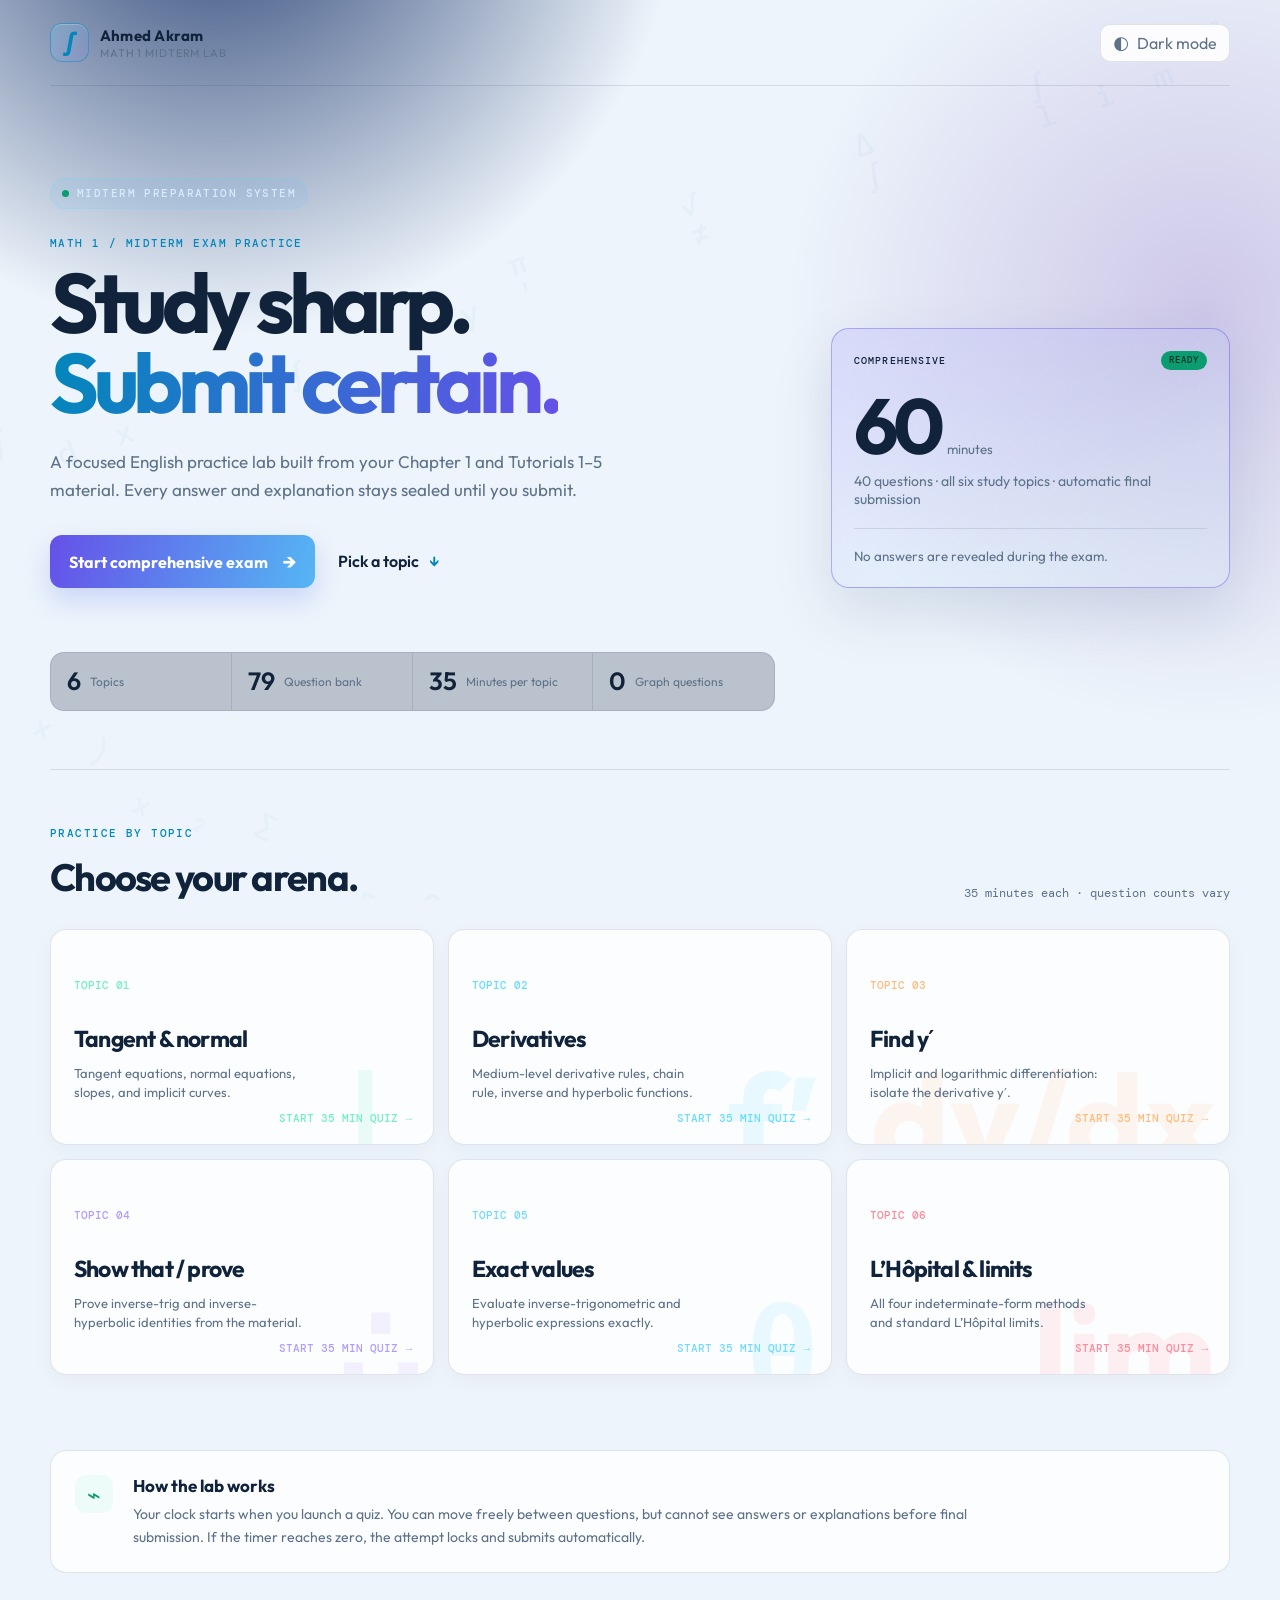
<file: index.html>
<!doctype html>
<html lang="en">
  <head>
    <meta charset="UTF-8" />
    <meta name="viewport" content="width=device-width, initial-scale=1.0" />
    <meta name="theme-color" content="#07101f" />
    <title>Ahmed Akram | Math 1 Midterm Lab</title>
    <link rel="preconnect" href="https://fonts.googleapis.com" />
    <link rel="preconnect" href="https://fonts.gstatic.com" crossorigin />
    <link href="https://fonts.googleapis.com/css2?family=DM+Mono:wght@400;500&family=Outfit:wght@400;500;600;700;800&display=swap" rel="stylesheet" />
    <link rel="stylesheet" href="styles.css" />
  </head>
  <body>
    <div class="math-noise" aria-hidden="true"></div>
    <div class="app-shell" id="app-shell">
      <header class="site-header">
        <button class="brand" id="home-button" aria-label="Back to Math 1 Midterm Lab home">
          <span class="brand-mark">∫</span>
          <span><b>Ahmed Akram</b><small>Math 1 Midterm Lab</small></span>
        </button>
        <div class="header-actions">
          <button class="icon-button theme-toggle" id="theme-toggle" aria-label="Switch color theme" title="Switch color theme">
            <span class="theme-icon">☼</span><span class="theme-copy">Light mode</span>
          </button>
        </div>
      </header>

      <main id="main-content" tabindex="-1"></main>
    </div>

    <dialog class="result-modal" id="result-modal">
      <button class="dialog-close" id="dialog-close" aria-label="Close results">×</button>
      <div id="result-content"></div>
    </dialog>

    <template id="home-template">
      <section class="hero">
        <div class="eyebrow"><span class="pulse-dot"></span> Midterm preparation system</div>
        <div class="hero-grid">
          <div>
            <p class="overline">MATH 1 / MIDTERM EXAM PRACTICE</p>
            <h1>Study sharp.<br /><em>Submit certain.</em></h1>
            <p class="hero-copy">A focused English practice lab built from your Chapter 1 and Tutorials 1–5 material. Every answer and explanation stays sealed until you submit.</p>
            <div class="hero-actions">
              <button class="primary-button" data-action="start-full">Start comprehensive exam <span>→</span></button>
              <a class="text-button" href="#topics">Pick a topic <span>↓</span></a>
            </div>
          </div>
          <aside class="exam-card">
            <div class="exam-card-head"><span>COMPREHENSIVE</span><span class="status-pill">READY</span></div>
            <div class="exam-time"><span>60</span><small>minutes</small></div>
            <p>40 questions · all six study topics · automatic final submission</p>
            <div class="exam-card-rule"></div>
            <small class="muted">No answers are revealed during the exam.</small>
          </aside>
        </div>
        <div class="quick-stats">
          <div><b>6</b><span>Topics</span></div>
          <div><b>79</b><span>Question bank</span></div>
          <div><b>35</b><span>Minutes per topic</span></div>
          <div><b>0</b><span>Graph questions</span></div>
        </div>
      </section>

      <section class="topics-section" id="topics">
        <div class="section-title-row">
          <div><p class="overline">PRACTICE BY TOPIC</p><h2>Choose your arena.</h2></div>
          <p class="section-note">35 minutes each · question counts vary</p>
        </div>
        <div class="topic-grid" id="topic-grid"></div>
      </section>

      <section class="rules-card">
        <div class="rule-icon">⌁</div>
        <div><h3>How the lab works</h3><p>Your clock starts when you launch a quiz. You can move freely between questions, but cannot see answers or explanations before final submission. If the timer reaches zero, the attempt locks and submits automatically.</p></div>
      </section>
    </template>

    <template id="quiz-template">
      <section class="quiz-layout">
        <div class="quiz-topbar">
          <button class="back-button" data-action="exit-quiz">← <span>Exit attempt</span></button>
          <div class="quiz-mode" id="quiz-mode"></div>
          <div class="timer" id="timer" aria-live="polite"><span>◷</span> <b>10:00</b></div>
        </div>
        <div class="quiz-progress-row">
          <div class="progress-track"><span id="progress-fill"></span></div>
          <p id="progress-copy">Question 1 of 10</p>
        </div>
        <div class="quiz-stage">
          <aside class="question-map-wrap">
            <div class="map-heading"><span>QUESTION MAP</span><b id="answered-count">0 / 10</b></div>
            <div class="question-map" id="question-map" aria-label="Question navigation"></div>
            <p class="map-legend"><span class="legend-dot current"></span> Current <span class="legend-dot complete"></span> Answered</p>
          </aside>
          <article class="question-card" id="question-card"></article>
        </div>
        <div class="quiz-controls">
          <button class="secondary-button" id="previous-button">← Previous</button>
          <button class="submit-button" id="submit-button">Submit attempt <span>↗</span></button>
          <button class="primary-button" id="next-button">Next question <span>→</span></button>
        </div>
      </section>
    </template>

    <script src="app.js"></script>
  </body>
</html>
</file>
<file: styles.css>
:root {
  --bg: #07101f;
  --bg-soft: #0c1729;
  --surface: rgba(15, 29, 49, .84);
  --surface-solid: #101e33;
  --line: rgba(164, 196, 238, .14);
  --text: #edf5ff;
  --muted: #9aacbf;
  --indigo: #8b7cff;
  --cyan: #67dcff;
  --mint: #70efc0;
  --coral: #ff8996;
  --shadow: 0 24px 60px rgba(0, 0, 0, .31);
}

html[data-theme="light"] {
  --bg: #edf4fb;
  --bg-soft: #e2edf8;
  --surface: rgba(255, 255, 255, .78);
  --surface-solid: #ffffff;
  --line: rgba(28, 54, 87, .12);
  --text: #10233a;
  --muted: #5d7188;
  --indigo: #6551e8;
  --cyan: #0287bb;
  --mint: #0b9d70;
  --coral: #d94f65;
  --shadow: 0 24px 60px rgba(27, 64, 109, .13);
}

* { box-sizing: border-box; }
html { scroll-behavior: smooth; }
body {
  margin: 0;
  min-width: 320px;
  color: var(--text);
  background: radial-gradient(circle at 17% -8%, #263f72 0, transparent 29rem), radial-gradient(circle at 94% 19%, rgba(110, 68, 176, .25), transparent 26rem), var(--bg);
  font-family: Outfit, system-ui, sans-serif;
  transition: background .5s ease, color .35s ease;
}
button, input { font: inherit; }
button { color: inherit; cursor: pointer; }
button:focus-visible, a:focus-visible, input:focus-visible { outline: 3px solid var(--cyan); outline-offset: 4px; }
.math-noise { position: fixed; inset: 0; pointer-events: none; overflow: hidden; opacity: .2; }
.math-noise::before, .math-noise::after { position: absolute; color: var(--cyan); font: 500 32px/1 "DM Mono", monospace; letter-spacing: 42px; white-space: pre; }
.math-noise::before { content: "∫  ∑  ∂  π  √  ∆  ∫  ∞  θ  ∑\A  dx  ∫  y′  ≠  ∫  lim  ∂  π  cos  ∆"; top: 9%; left: -5%; transform: rotate(-19deg); opacity: .18; }
.math-noise::after { content: "dy  ∕  dx  ∫  f(x)  ∑  eˣ  ∞  ∂  tan  θ\A  ∆  π  √  ∫  lim  x²  ∑  cos"; right: -10%; bottom: 5%; transform: rotate(24deg); opacity: .16; }
.app-shell { position: relative; width: min(1180px, calc(100% - 40px)); margin: 0 auto; }
.site-header { height: 86px; display: flex; align-items: center; justify-content: space-between; border-bottom: 1px solid var(--line); }
.brand { display: inline-flex; align-items: center; gap: 11px; border: 0; background: none; padding: 0; text-align: left; }
.brand-mark { display: grid; place-items: center; width: 39px; height: 39px; border: 1px solid color-mix(in srgb, var(--cyan), transparent 52%); border-radius: 12px; background: linear-gradient(145deg, rgba(119, 221, 255, .22), rgba(139, 124, 255, .14)); font: 700 25px/1 "DM Mono", monospace; color: var(--cyan); box-shadow: inset 0 1px rgba(255,255,255,.22); }
.brand b { display: block; font-size: 15px; letter-spacing: .015em; }.brand small { display: block; margin-top: 1px; color: var(--muted); font-size: 11px; letter-spacing: .08em; text-transform: uppercase; }
.header-actions { display: flex; gap: 10px; }.icon-button { display: flex; align-items: center; gap: 8px; min-height: 38px; padding: 0 12px; color: var(--muted); border: 1px solid var(--line); border-radius: 10px; background: color-mix(in srgb, var(--surface-solid), transparent 12%); transition: transform .25s cubic-bezier(.2,.8,.2,1), border-color .25s, color .25s, box-shadow .25s; }
.icon-button:hover { transform: translateY(-3px); border-color: var(--cyan); color: var(--text); box-shadow: 0 9px 24px rgba(92, 193, 255, .14); }.theme-icon { font-size: 18px; line-height: 1; }
.hero { padding: 92px 0 58px; }.eyebrow, .overline { color: var(--cyan); font: 500 11px/1.2 "DM Mono", monospace; letter-spacing: .13em; text-transform: uppercase; }.eyebrow { display: inline-flex; align-items: center; gap: 8px; padding: 8px 11px; color: #d3edff; border: 1px solid rgba(103, 220, 255, .24); border-radius: 50px; background: rgba(101, 195, 247, .1); }
.pulse-dot { width: 7px; height: 7px; border-radius: 999px; background: var(--mint); box-shadow: 0 0 0 0 rgba(112,239,192,.7); animation: pulse 2s infinite; }.hero-grid { display: grid; grid-template-columns: 1.48fr .82fr; align-items: end; gap: 62px; margin-top: 28px; }.overline { margin: 0 0 13px; }.hero h1 { max-width: 660px; margin: 0; font-size: clamp(49px, 7vw, 84px); line-height: .95; letter-spacing: -.065em; }.hero h1 em { color: transparent; background: linear-gradient(95deg, var(--cyan), var(--indigo)); background-clip: text; font-style: normal; }.hero-copy { max-width: 580px; margin: 25px 0 0; color: var(--muted); font-size: 17px; line-height: 1.65; }.hero-actions { display: flex; flex-wrap: wrap; align-items: center; gap: 23px; margin-top: 31px; }
.primary-button, .submit-button, .secondary-button, .text-button, .back-button { border: 0; text-decoration: none; transition: transform .25s cubic-bezier(.2,.8,.2,1), box-shadow .25s, background .25s, border-color .25s; }.primary-button, .submit-button { display: inline-flex; align-items: center; justify-content: center; gap: 15px; padding: 14px 19px; border-radius: 12px; background: linear-gradient(105deg, var(--indigo), #55b6f3); color: white; font-weight: 700; box-shadow: 0 12px 27px rgba(75, 104, 240, .22); }.primary-button span, .submit-button span { font-size: 20px; transition: transform .25s ease; }.primary-button:hover, .submit-button:hover { transform: translateY(-4px) scale(1.015); box-shadow: 0 18px 34px rgba(75, 104, 240, .37); }.primary-button:hover span, .submit-button:hover span { transform: translate(4px, -2px); }.text-button { padding: 8px 0; color: var(--text); background: none; border-bottom: 1px solid transparent; font-weight: 600; }.text-button span { color: var(--cyan); margin-left: 7px; }.text-button:hover { transform: translateY(-2px); border-color: var(--cyan); }
.exam-card { padding: 22px; border: 1px solid color-mix(in srgb, var(--indigo), transparent 57%); border-radius: 18px; background: linear-gradient(145deg, rgba(139,124,255,.18), rgba(104, 215, 255, .05) 70%); box-shadow: var(--shadow); backdrop-filter: blur(14px); animation: card-float 5.5s ease-in-out infinite; }.exam-card-head, .map-heading { display: flex; justify-content: space-between; align-items: center; font: 500 10px/1 "DM Mono", monospace; letter-spacing: .11em; }.status-pill { padding: 5px 8px; color: #073125; background: var(--mint); border-radius: 30px; font-size: 9px; }.exam-time { display: flex; align-items: baseline; gap: 8px; margin-top: 20px; }.exam-time span { font: 700 78px/.9 Outfit, sans-serif; letter-spacing: -.08em; }.exam-time small { color: var(--muted); }.exam-card p { margin: 12px 0 20px; color: var(--muted); font-size: 14px; }.exam-card-rule { height: 1px; margin-bottom: 16px; background: var(--line); }.muted { color: var(--muted); }.quick-stats { display: grid; grid-template-columns: repeat(4, 1fr); gap: 0; max-width: 725px; margin-top: 64px; border: 1px solid var(--line); border-radius: 14px; background: rgba(8, 22, 41, .22); overflow: hidden; }.quick-stats div { display: flex; align-items: center; gap: 9px; padding: 16px; border-right: 1px solid var(--line); }.quick-stats div:last-child { border: 0; }.quick-stats b { font: 600 25px/1 Outfit, sans-serif; }.quick-stats span { color: var(--muted); font-size: 12px; }
.topics-section { padding: 57px 0 75px; border-top: 1px solid var(--line); }.section-title-row { display: flex; justify-content: space-between; align-items: flex-end; margin-bottom: 28px; }.section-title-row h2 { margin: 0; font-size: 38px; letter-spacing: -.045em; }.section-note { margin: 0; color: var(--muted); font: 12px "DM Mono", monospace; }.topic-grid { display: grid; grid-template-columns: repeat(3, 1fr); gap: 14px; }.topic-card { position: relative; min-height: 216px; padding: 23px; overflow: hidden; text-align: left; color: var(--text); border: 1px solid var(--line); border-radius: 16px; background: var(--surface); box-shadow: 0 6px 22px rgba(0,0,0,.04); }.topic-card::after { content: attr(data-symbol); position: absolute; right: 13px; bottom: -28px; color: var(--card-color); font: 700 132px/.8 Outfit, sans-serif; opacity: .13; transition: transform .45s cubic-bezier(.2,.8,.2,1), opacity .3s; }.topic-card:hover { transform: translateY(-8px); border-color: var(--card-color); box-shadow: var(--shadow); }.topic-card:hover::after { transform: rotate(-11deg) scale(1.15); opacity: .25; }.topic-index { color: var(--card-color); font: 500 11px "DM Mono", monospace; }.topic-card h3 { position: relative; z-index: 1; max-width: 205px; margin: 31px 0 11px; font-size: 23px; letter-spacing: -.035em; }.topic-card p { position: relative; z-index: 1; max-width: 240px; margin: 0; color: var(--muted); font-size: 13px; line-height: 1.45; }.topic-card-footer { position: absolute; z-index: 1; right: 21px; bottom: 19px; font: 500 11px "DM Mono", monospace; color: var(--card-color); transition: letter-spacing .25s; }.topic-card:hover .topic-card-footer { letter-spacing: .08em; }.rules-card { display: flex; gap: 20px; align-items: flex-start; margin-bottom: 55px; padding: 24px; border: 1px solid var(--line); border-radius: 16px; background: var(--surface); }.rule-icon { display: grid; flex: 0 0 auto; place-items: center; width: 38px; height: 38px; border-radius: 11px; color: var(--mint); background: rgba(112,239,192,.1); font-size: 23px; }.rules-card h3 { margin: 0 0 7px; font-size: 17px; }.rules-card p { max-width: 880px; margin: 0; color: var(--muted); line-height: 1.6; font-size: 14px; }
.quiz-layout { padding: 38px 0 54px; }.quiz-topbar { display: grid; grid-template-columns: 1fr auto 1fr; align-items: center; gap: 18px; }.back-button { justify-self: start; padding: 0; color: var(--muted); background: none; font-size: 13px; }.back-button:hover { transform: translateX(-4px); color: var(--text); }.quiz-mode { padding: 8px 12px; color: var(--cyan); border: 1px solid rgba(103,220,255,.2); border-radius: 50px; background: rgba(103,220,255,.08); font: 500 10px "DM Mono", monospace; letter-spacing: .1em; text-align: center; text-transform: uppercase; }.timer { justify-self: end; display: flex; align-items: center; gap: 8px; color: var(--text); font: 500 14px "DM Mono", monospace; }.timer b { min-width: 49px; }.timer.warning { color: var(--coral); animation: timer-shake .5s ease-in-out infinite alternate; }.quiz-progress-row { display: flex; align-items: center; gap: 13px; margin: 33px 0 30px; }.progress-track { height: 5px; flex: 1; overflow: hidden; border-radius: 99px; background: var(--line); }.progress-track span { display: block; width: 10%; height: 100%; border-radius: inherit; background: linear-gradient(90deg, var(--indigo), var(--cyan)); transition: width .45s cubic-bezier(.2,.8,.2,1); }.quiz-progress-row p { width: 135px; margin: 0; color: var(--muted); font: 11px "DM Mono", monospace; text-align: right; }.quiz-stage { display: grid; grid-template-columns: 204px 1fr; gap: 20px; align-items: stretch; }.question-map-wrap, .question-card { border: 1px solid var(--line); border-radius: 17px; background: var(--surface); box-shadow: 0 8px 26px rgba(0,0,0,.06); }.question-map-wrap { padding: 19px; }.map-heading { color: var(--muted); }.map-heading b { color: var(--text); font-weight: 500; }.question-map { display: grid; grid-template-columns: repeat(5, 1fr); gap: 7px; margin-top: 23px; }.map-button { display: grid; place-items: center; aspect-ratio: 1; padding: 0; color: var(--muted); border: 1px solid var(--line); border-radius: 8px; background: transparent; font: 500 11px "DM Mono", monospace; }.map-button:hover { transform: translateY(-2px); color: var(--text); border-color: var(--cyan); }.map-button.answered { color: #0e2c25; border-color: var(--mint); background: var(--mint); }.map-button.current { color: white; border-color: var(--indigo); background: var(--indigo); box-shadow: 0 5px 14px rgba(139,124,255,.3); }.map-legend { display: flex; flex-wrap: wrap; gap: 6px; align-items: center; margin: 20px 0 0; color: var(--muted); font-size: 10px; }.legend-dot { display: inline-block; width: 6px; height: 6px; margin-left: 4px; border-radius: 50%; background: var(--indigo); }.legend-dot.complete { background: var(--mint); }.question-card { min-height: 440px; padding: clamp(24px, 5vw, 48px); }.question-label { display: flex; gap: 10px; align-items: center; margin-bottom: 28px; color: var(--muted); font: 500 11px "DM Mono", monospace; letter-spacing: .08em; }.question-label span { color: var(--cyan); }.question-text { max-width: 750px; margin: 0; font-size: clamp(23px, 3vw, 34px); line-height: 1.22; letter-spacing: -.04em; }.formula { padding: 3px 6px; color: var(--cyan); border-radius: 6px; background: rgba(103,220,255,.09); font-family: "DM Mono", monospace; font-size: .88em; letter-spacing: -.07em; }.choices { display: grid; gap: 11px; max-width: 750px; margin-top: 35px; }.choice { display: flex; align-items: center; gap: 14px; width: 100%; min-height: 57px; padding: 12px 16px; color: var(--text); text-align: left; border: 1px solid var(--line); border-radius: 11px; background: color-mix(in srgb, var(--surface-solid), transparent 30%); transition: transform .2s ease, border-color .2s, background .2s, box-shadow .2s; }.choice:hover { transform: translateX(6px); border-color: color-mix(in srgb, var(--cyan), transparent 35%); background: rgba(103,220,255,.07); }.choice.selected { border-color: var(--cyan); background: rgba(103,220,255,.14); box-shadow: inset 4px 0 var(--cyan); }.choice-key { display: grid; flex: 0 0 auto; place-items: center; width: 26px; height: 26px; color: var(--muted); border: 1px solid var(--line); border-radius: 7px; font: 11px "DM Mono", monospace; }.choice.selected .choice-key { color: #00283a; border-color: var(--cyan); background: var(--cyan); }.choice-text { line-height: 1.35; }.work-upload { display: flex; align-items: center; justify-content: space-between; gap: 16px; max-width: 750px; margin-top: 23px; padding: 13px 15px; border: 1px dashed color-mix(in srgb, var(--indigo), transparent 37%); border-radius: 11px; background: rgba(139,124,255,.06); }.work-upload-copy { display: flex; gap: 10px; align-items: center; color: var(--muted); font-size: 12px; line-height: 1.35; }.work-upload-copy strong { display: block; color: var(--text); font-size: 12px; }.upload-icon { color: var(--indigo); font-size: 19px; }.file-label { padding: 8px 11px; color: var(--text); border: 1px solid var(--line); border-radius: 8px; background: var(--surface-solid); font-size: 11px; font-weight: 600; white-space: nowrap; transition: border-color .2s, transform .2s; }.file-label:hover { transform: translateY(-2px); border-color: var(--indigo); }.file-label input { display: none; }.file-name { margin: 8px 0 0; color: var(--mint); font: 11px "DM Mono", monospace; }.quiz-controls { display: flex; gap: 11px; justify-content: flex-end; margin-top: 20px; }.secondary-button { padding: 13px 16px; color: var(--muted); border: 1px solid var(--line); border-radius: 11px; background: var(--surface); }.secondary-button:hover { transform: translateY(-3px); color: var(--text); border-color: var(--muted); }.submit-button { margin-right: auto; padding: 13px 16px; color: #5b1925; background: linear-gradient(105deg, #ff9cab, #ffca84); box-shadow: 0 11px 24px rgba(255,137,150,.15); }.submit-button:hover { box-shadow: 0 16px 28px rgba(255,137,150,.3); }
.result-modal { width: min(840px, calc(100% - 30px)); max-height: min(790px, calc(100dvh - 30px)); overflow: auto; padding: 0; color: var(--text); border: 1px solid var(--line); border-radius: 20px; background: var(--bg-soft); box-shadow: 0 30px 100px rgba(0,0,0,.65); }.result-modal::backdrop { background: rgba(0, 5, 15, .67); backdrop-filter: blur(7px); }.dialog-close { position: sticky; z-index: 3; top: 14px; float: right; display: grid; place-items: center; width: 33px; height: 33px; margin: 13px 13px -46px 0; color: var(--muted); border: 1px solid var(--line); border-radius: 50%; background: var(--surface-solid); font-size: 23px; }.dialog-close:hover { color: var(--text); border-color: var(--coral); transform: rotate(90deg); }.result-head { padding: 45px 42px 32px; color: #091527; background: linear-gradient(115deg, var(--cyan), #aab3ff); }.result-head .overline { color: #193a5c; }.result-head h2 { margin: 10px 0 5px; font-size: 43px; letter-spacing: -.06em; }.result-head p { margin: 0; color: #254463; }.score-grid { display: grid; grid-template-columns: 170px 1fr; gap: 30px; align-items: center; padding: 32px 42px; }.score-circle { display: grid; place-items: center; width: 148px; height: 148px; border: 10px solid var(--cyan); border-radius: 50%; text-align: center; }.score-circle b { font-size: 40px; letter-spacing: -.07em; }.score-circle span { color: var(--muted); font: 10px "DM Mono", monospace; }.score-copy h3 { margin: 0 0 10px; font-size: 22px; }.score-copy p { margin: 0; color: var(--muted); line-height: 1.5; }.score-topic-list { display: grid; gap: 9px; margin-top: 17px; }.score-topic-line { display: grid; grid-template-columns: 1fr auto; gap: 15px; color: var(--muted); font-size: 12px; }.score-topic-line b { color: var(--text); font-weight: 600; }.results-body { padding: 0 42px 42px; }.results-body h3 { margin: 0 0 13px; font-size: 20px; }.result-item { padding: 19px 0; border-top: 1px solid var(--line); }.result-tag { display: inline-block; margin-bottom: 8px; color: var(--coral); font: 10px "DM Mono", monospace; letter-spacing: .08em; }.result-question { margin: 0 0 11px; font-weight: 600; line-height: 1.45; }.answer-compare { display: grid; grid-template-columns: 1fr 1fr; gap: 9px; }.answer-box { padding: 10px; border-radius: 8px; background: var(--surface); font-size: 12px; line-height: 1.4; }.answer-box span { display: block; margin-bottom: 3px; color: var(--muted); font: 9px "DM Mono", monospace; letter-spacing: .07em; }.answer-box.correct { border: 1px solid rgba(112,239,192,.37); }.answer-box.wrong { border: 1px solid rgba(255,137,150,.35); }.explanation { margin: 11px 0 0; color: var(--muted); font-size: 13px; line-height: 1.52; }.work-review-note { margin-top: 26px; padding: 15px; color: var(--muted); border: 1px solid rgba(139,124,255,.25); border-radius: 10px; background: rgba(139,124,255,.08); font-size: 12px; line-height: 1.5; }.empty-review { padding: 24px; color: var(--mint); border: 1px solid rgba(112,239,192,.28); border-radius: 12px; background: rgba(112,239,192,.07); text-align: center; }.result-actions { padding: 0 42px 42px; }.result-actions button { width: 100%; }
@keyframes pulse { 70% { box-shadow: 0 0 0 8px rgba(112,239,192,0); } 100% { box-shadow: 0 0 0 0 rgba(112,239,192,0); } } @keyframes card-float { 50% { transform: translateY(-9px); } } @keyframes timer-shake { to { transform: translateX(2px); } }
@media (max-width: 780px) { .app-shell { width: min(100% - 26px, 1180px); }.site-header { height: 72px; }.theme-copy { display: none; }.icon-button { padding: 0; width: 38px; justify-content: center; }.hero { padding: 62px 0 40px; }.hero-grid { grid-template-columns: 1fr; gap: 35px; }.exam-card { max-width: 460px; }.quick-stats { grid-template-columns: 1fr 1fr; margin-top: 43px; }.quick-stats div:nth-child(2) { border-right: 0; }.quick-stats div:nth-child(-n+2) { border-bottom: 1px solid var(--line); }.section-title-row { align-items: flex-start; flex-direction: column; gap: 10px; }.topic-grid { grid-template-columns: 1fr 1fr; }.quiz-topbar { grid-template-columns: 1fr auto; }.quiz-mode { grid-row: 2; grid-column: 1 / -1; justify-self: stretch; }.quiz-stage { grid-template-columns: 1fr; }.question-map-wrap { padding: 14px; }.question-map { grid-template-columns: repeat(10, 1fr); margin-top: 14px; }.map-legend { display: none; }.quiz-controls { flex-wrap: wrap; }.submit-button { order: 3; width: 100%; margin: 0; }.secondary-button, .quiz-controls .primary-button { flex: 1; }.score-grid { grid-template-columns: 1fr; }.score-circle { margin: auto; } }
@media (max-width: 500px) { .brand small { display: none; }.hero h1 { font-size: 49px; }.hero-copy { font-size: 15px; }.topic-grid { grid-template-columns: 1fr; }.quick-stats div { padding: 13px; }.quick-stats b { font-size: 21px; }.topic-card { min-height: 175px; }.question-card { min-height: 390px; padding: 24px 19px; }.question-text { font-size: 24px; }.work-upload { align-items: flex-start; flex-direction: column; }.file-label { width: 100%; text-align: center; }.result-head, .score-grid, .results-body, .result-actions { padding-left: 22px; padding-right: 22px; }.result-head h2 { font-size: 37px; }.answer-compare { grid-template-columns: 1fr; } }
</file>
